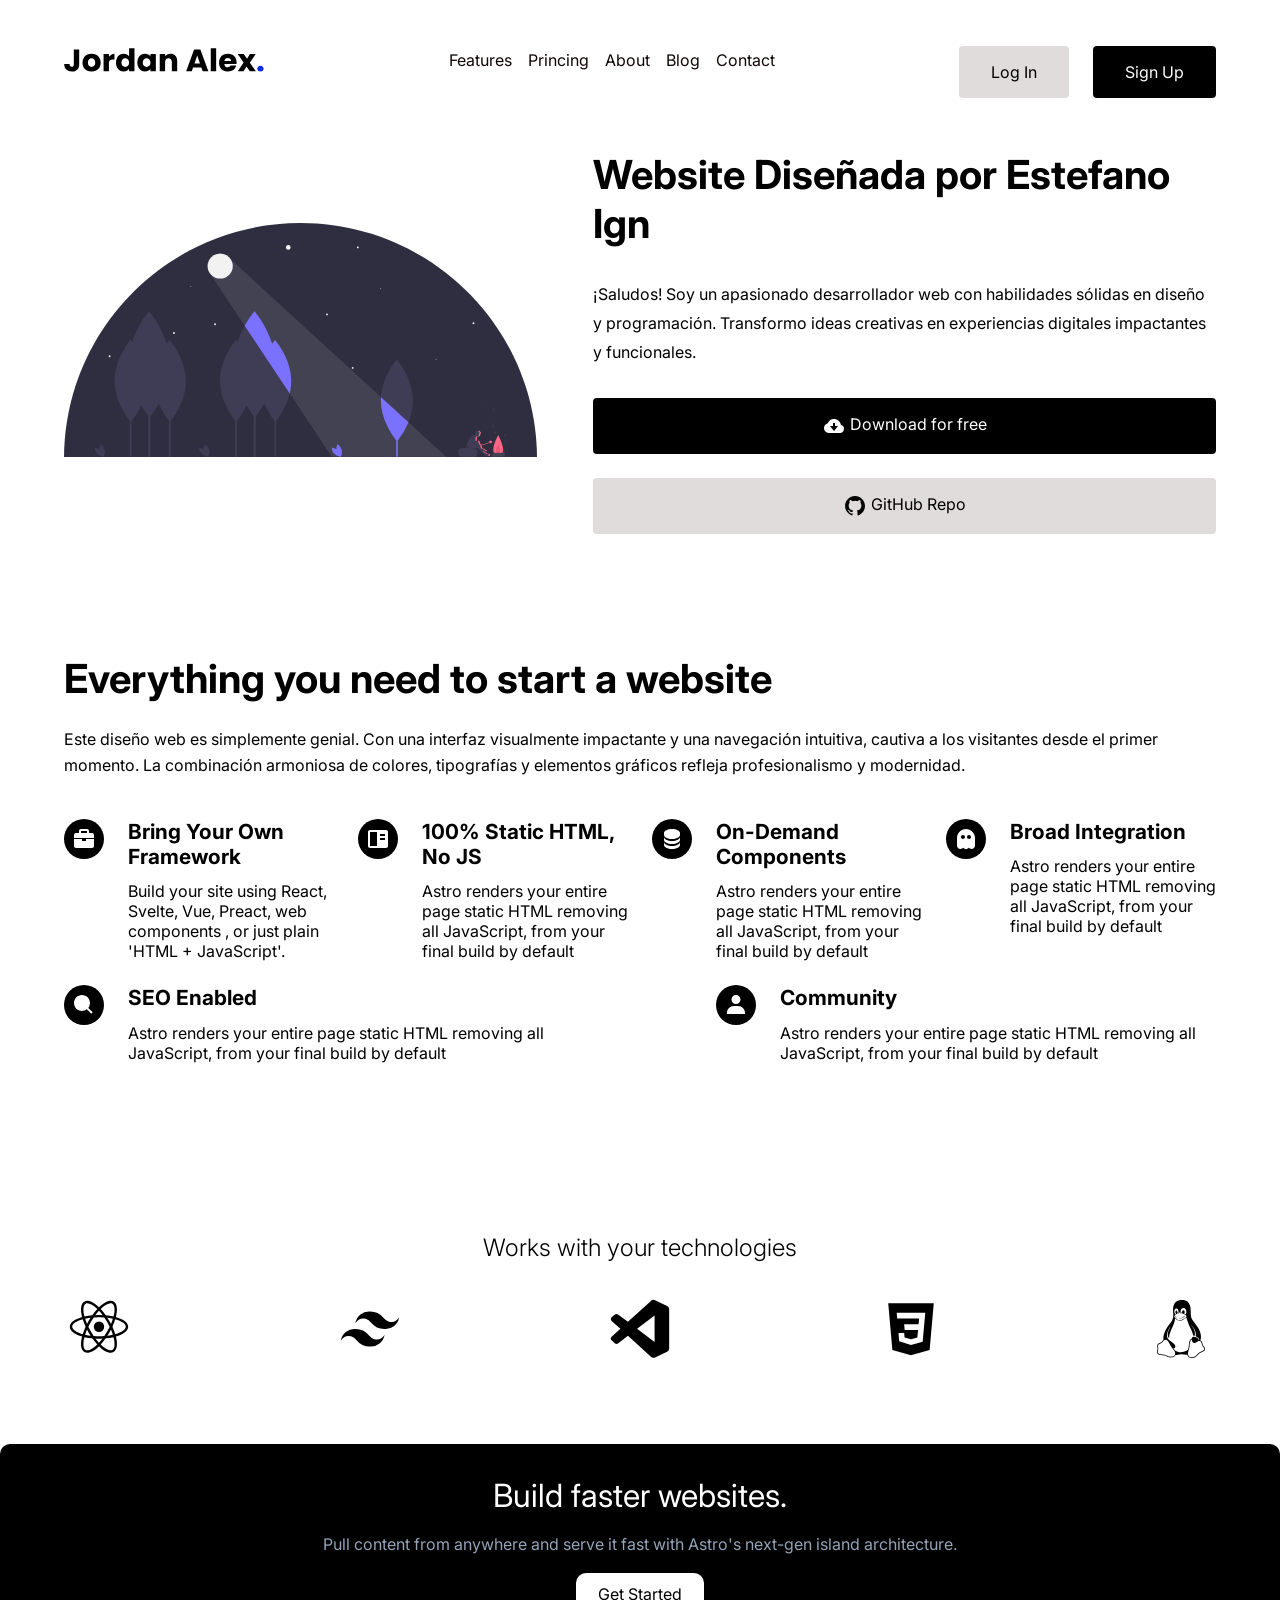
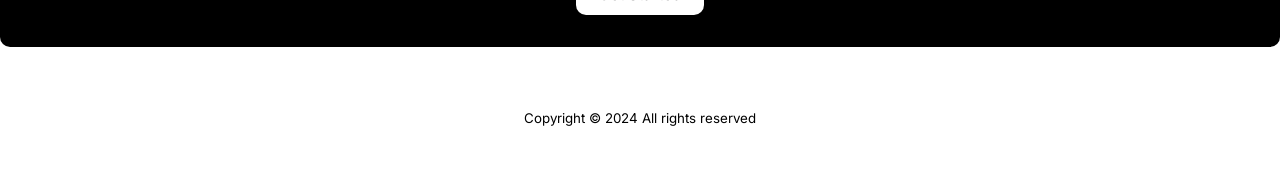
<file: index.html>
<!DOCTYPE html>
<html lang="en">

<head>
    <meta charset="UTF-8">
    <meta http-equiv="X-UA-Compatible" content="IE=edge">
    <meta name="viewport" content="width=device-width, initial-scale=1.0">
    <title>Estefano ignacio</title>
    <link rel="stylesheet" href="estilos.css">
    <link rel="preconnect" href="https://fonts.googleapis.com">
    <link rel="preconnect" href="https://fonts.gstatic.com" crossorigin>
    <link href="https://fonts.googleapis.com/css2?family=Inter:wght@100..900&display=swap" rel="stylesheet">
</head>

<body>
    <header class="hero">
        <nav class="nav container">
            <figure class="nav__logo">
                <img src="iconos/logo.svg" alt="" class="nav__img">
            </figure>
            <section class="nav__menu">
                <ul class="nav__links">
                    <li class="nav__list">
                        <a href="#" class="nav__link">Features</a>
                    </li>

                    <li class="nav__list">
                        <a href="#" class="nav__link">Princing</a>
                    </li>

                    <li class="nav__list">
                        <a href="#" class="nav__link">About</a>
                    </li>

                    <li class="nav__list">
                        <a href="#" class="nav__link">Blog</a>
                    </li>

                    <li class="nav__list">
                        <a href="#" class="nav__link">Contact</a>
                    </li>
                </ul>
                <div class="nav__buttons">
                    <a href="#" class="btn">Log In</a>
                    <a href="#" class="btn btn--black">Sign Up</a>
                </div>
            </section>
            <label for="menu" class="nav__label">
                <input type="checkbox" id="menu">
            </label>
        </nav>
        <section class="hero__main container">
            <figure class="hero__figure">
                <img src="iconos/moon.svg" class="hero__img">
            </figure>


            <article class="hero__content">
                <h1 class="hero__title"> Website Diseñada por Estefano Ign

                </h1>
                <p class="hero__paragraph">¡Saludos! Soy un apasionado desarrollador
                    web con habilidades sólidas en diseño y programación. Transformo
                    ideas creativas en experiencias digitales impactantes y funcionales.
                </p>
                <div class="hero__buttons">
                    <a href="#" class="btn btn--black">
                        <img src="iconos/download-icon.svg" class="hero__icon">
                        Download for free</a>
                    <a href="" class="btn btn--white">
                        <img src="iconos/github.svg" class="hero__icon">
                        GitHub Repo</a>
                </div>

            </article>
        </section>
    </header>
    <main class="main">
        <section class="about container">
            <h2 class="about__title">Everything you need to start a website</h2>
            <p class="about__paragraph">
                Este diseño web es simplemente genial. Con una interfaz visualmente impactante y una navegación
                intuitiva, cautiva a los visitantes desde el primer momento. La combinación armoniosa de colores,
                tipografías y elementos gráficos refleja profesionalismo y modernidad.
            </p>
            <section class="cards">
                <article class="cards__article">
                    <figure class="cards__figure">
                        <img src="iconos/briefcase.svg" class="cards__img">
                    </figure>
                    <div class="cards__text">
                        <h3 class="cards__title">Bring Your Own Framework</h3>
                        <p class="cards__paragraph">Build your site using React, Svelte, Vue, Preact, web components ,
                            or just plain 'HTML + JavaScript'.</p>
                    </div>
                </article>
                <article class="cards__article">
                    <figure class="cards__figure">
                        <img src="iconos/windows.svg" class="cards__img">
                    </figure>
                    <div class="cards__text">
                        <h3 class="cards__title">100% Static HTML, No JS </h3>
                        <p class="cards__paragraph">Astro renders your entire page static HTML removing all JavaScript,
                            from your final build by default</p>
                    </div>
                </article>
                <article class="cards__article">
                    <figure class="cards__figure">
                        <img src="iconos/data.svg" class="cards__img">
                    </figure>
                    <div class="cards__text">
                        <h3 class="cards__title">On-Demand Components </h3>
                        <p class="cards__paragraph">Astro renders your entire page static HTML removing all JavaScript,
                            from your final build by default</p>
                    </div>
                </article>
                <article class="cards__article">
                    <figure class="cards__figure">
                        <img src="iconos/ghost.svg" class="cards__img">
                    </figure>
                    <div class="cards__text">
                        <h3 class="cards__title">Broad Integration </h3>
                        <p class="cards__paragraph">Astro renders your entire page static HTML removing all JavaScript,
                            from your final build by default</p>
                    </div>
                </article>
                <article class="cards__article">
                    <figure class="cards__figure">
                        <img src="iconos/search.svg" class="cards__img">
                    </figure>
                    <div class="cards__text">
                        <h3 class="cards__title">SEO Enabled </h3>
                        <p class="cards__paragraph">Astro renders your entire page static HTML removing all JavaScript,
                            from your final build by default</p>
                    </div>
                </article>
                <article class="cards__article">
                    <figure class="cards__figure">
                        <img src="iconos/avatar.svg" class="cards__img">
                    </figure>
                    <div class="cards__text">
                        <h3 class="cards__title">Community</h3>
                        <p class="cards__paragraph">Astro renders your entire page static HTML removing all JavaScript,
                            from your final build by default</p>
                    </div>
                </article>
            </section>
        </section>
        <section class="technology container">
            <h3 class="technology__title">Works with your technologies</h3>
            <div class="technology__container">
                <img src="iconos/react.svg" class="technology__img">
                <img src="iconos/tailwind.svg" class="technology__img">
                <img src="iconos/vscode.svg" class="technology__img">
                <img src="iconos/css.svg" class="technology__img">
                <img src="iconos/linux.svg" class="technology__img">
            </div>
        </section>

        <section class="cta">
            <h2 class="cta__title">Build faster websites.</h2>
            <p class="cta__paragraph">Pull content from anywhere and serve it fast with Astro's next-gen island
                architecture.</p>
                <a href="#" class="cta__btn">Get Started</a>
        </section>
    </main>
    <footer class="footer">
        <small class="footer__title">Copyright &copy 2024 All rights reserved</small>
    </footer>

</body>

</html>
</file>
<file: estilos.css>
*{
    margin: 0;
    box-sizing: border-box;
}

body{
    font-family: "Inter", sans-serif;
}

.container{
    width: 90%;
    margin-inline: auto;
    overflow:hidden;
    max-width: 1200px;
}

/* NAVEGACION */

.nav{
    height: 80px;
    display: flex;
    align-items: center;
    justify-content: space-between;
    --url-menu: url(iconos/menu.svg);
    --opacity-menu: 0;
    --transform-menu: translateY(-120%);
    --pointer-menu: none;

}

.nav:has( [id="menu"]:checked ){
    --url-menu: url(iconos/close.svg);
    --opacity-menu: 1;
    --transform-menu: translate(0);
    --pointer-menu: unset;

}

.nav__logo{
    width: 40%;
    max-width: 160px;
}

.nav__img{
    width: 100%;
    display: block;
}

.nav__menu{
    position: absolute;
    background-color: beige;
    top: 80px;
    left: 0;
    right: 0;
    padding: 30px 5%;
    opacity: var(--opacity-menu);
    transform: var(--transform-menu);
    transition: .8s opacity;
    transition: transform .8s;
    pointer-events: var(--pointer-menu);
}

.nav__links{
    list-style: none;
    padding: 0;
    display: flex;
    flex-direction: column;
    gap: 1rem;
}

.nav__link{
    color: #100606;
    text-decoration: none;
}

.nav__link:hover{
    text-decoration: underline;
}

.nav__buttons{
    display: flex;
    gap: 1.5rem;
    margin-top: 1.5rem;
}

.btn{
    text-align: center;
    padding: 1rem 2rem;
    background-color: #e0dcdc;
    text-decoration: none;
    border-radius: 4px;
    min-width: max-content;
    width: 100%;
    border: 1px transparent;
    color: black;
}

.btn--black{
    background-color: black;
    color: white;
}

.nav__label{
    display: block;
    width: 40px;
    height: 40px;
    background-image: var(--url-menu);
    background-size: contain;
    background-position: center;
    cursor: pointer;
    transition: background-image .4s;

}

[id="menu"]{
    display: none;
}


/* HERO-MAIN */
.hero__main{
    padding: 30px 0;
    display: flex;
    flex-direction: column;
    gap: 3.5rem;
}

.hero__title{
    font-size: 2.5rem;
}
.hero__paragraph{
    margin: 2rem 0;
    line-height: 1.8;
}

.hero__buttons{
    display: flex;
    flex-wrap: wrap;
    gap: 1.5rem;
}

.hero__icon{
    vertical-align: top;
}

.hero__figure{
    max-width: 500px;
    margin: 0 auto;
}

.hero__img{
    width: 100%;
}


.about{
    padding: 90px 0;
}

.about__title{
    font-size: 2.5rem;
}

.about__paragraph{
    margin-top: 1.5rem;
    line-height: 1.6;
}

.cards{
    margin-top: 2.5rem;
    display: flex;
    justify-content: space-between;
    flex-wrap: wrap;
    gap: 1.5rem;
}

.cards__article{
    width: 250px;
    max-width: 500px;
    flex-grow: 1;
    display: flex;
    gap: 1.5rem;
}

.cards__figure{
    width: 40px;
    height: 40px;
    background-color: #000;
    border-radius: 50%;
    display: flex;
    justify-content: center;
    align-items: center;
}

.cards__text{
    width: 50%;
    flex-grow: 1;
}

.cards__title{
    font-size: 1.3rem;
    margin-bottom: .8rem;
}

.cards_paragraph{
    line-height: 1.8;
}

.technology{
    padding: 80px 0;
}

.technology__title{
    font-weight: 300;
    font-size: 1.5rem;
    text-align: center;
}

.technology__container{
    margin-top: 2rem;
    display: flex;
    gap: 1rem;
    align-items: center;
    justify-content: space-between;
}

.technology__img{
    width: 20%;
    max-width: 70px;
}

.cta{
    text-align: center;
    background-color: #000;
    color: white;
    border-radius: 10px;
    padding: 2rem 2.5rem;
}

.cta__title{
    font-size: 2rem;
    font-weight: 400;
}

.cta__paragraph{
    line-height: 1.8;
    margin: .9rem 0;
    color: #94a3b8;
}

.cta__btn{
    display: inline-block;
    color: #000;
    background-color: white;
    text-decoration: none;
    padding: .7rem 1.4rem;
    border-radius: 10px;
}

.footer{
    padding: 60px 0;
    text-align: center;
}

@media(width > 768px){
    .nav__logo{
        max-width: 200px;
    }

    .hero__main{
        flex-direction: row;
        align-items: center;
        justify-content: space-between;
    }
}

@media(width > 1024px){
    .nav{
       height: 120px;
       --url-menu: url(iconos/menu.svg);
        --opacity-menu: 1;
        --transform-menu: unset;
        --pointer-menu: unset;
    }

    .nav__menu{
        position: static;
        flex-grow: 1;
        display: flex;
        align-items: center;
        justify-content: space-between;
        padding: 0;
        background-color: transparent;
    }

    .nav__links{
        margin: 0 auto;
        flex-direction: row;
        gap: 1rem;
    }
    .nav__label{
        display: none;
    }
}
</file>
